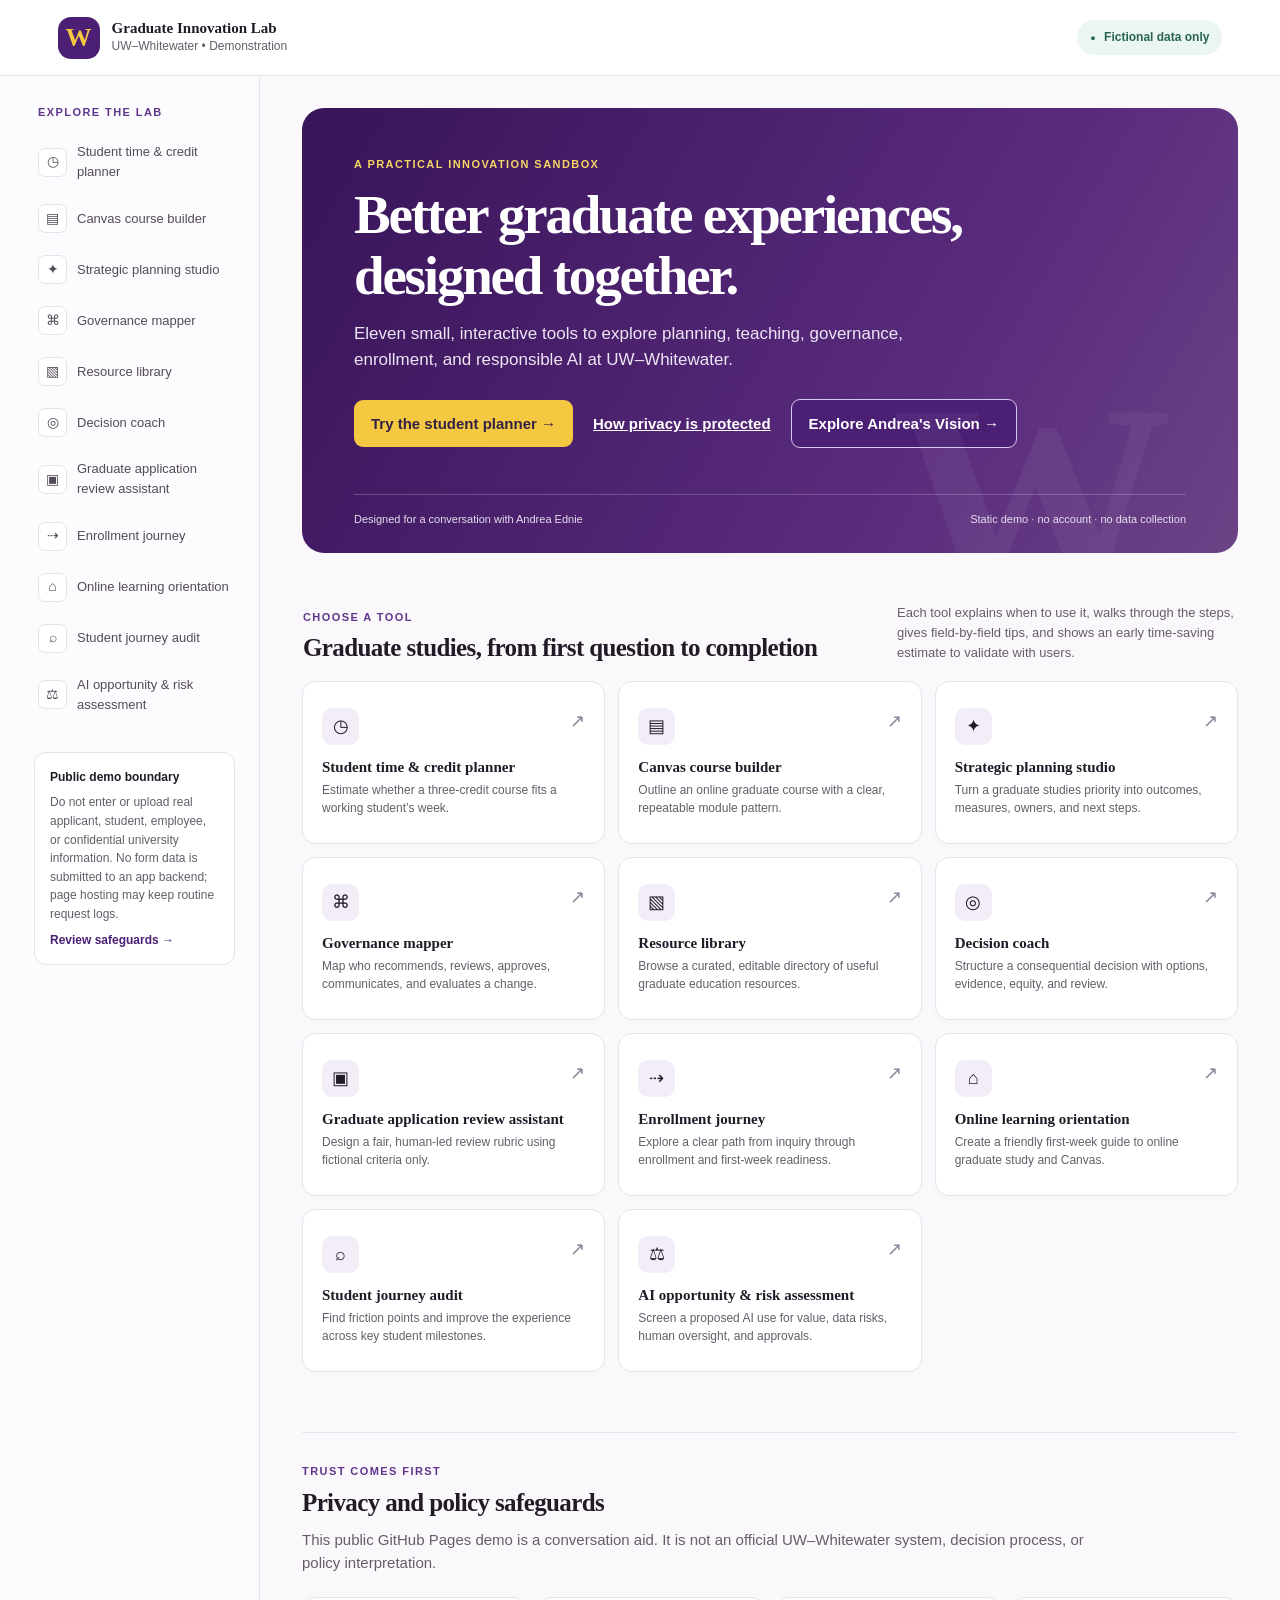
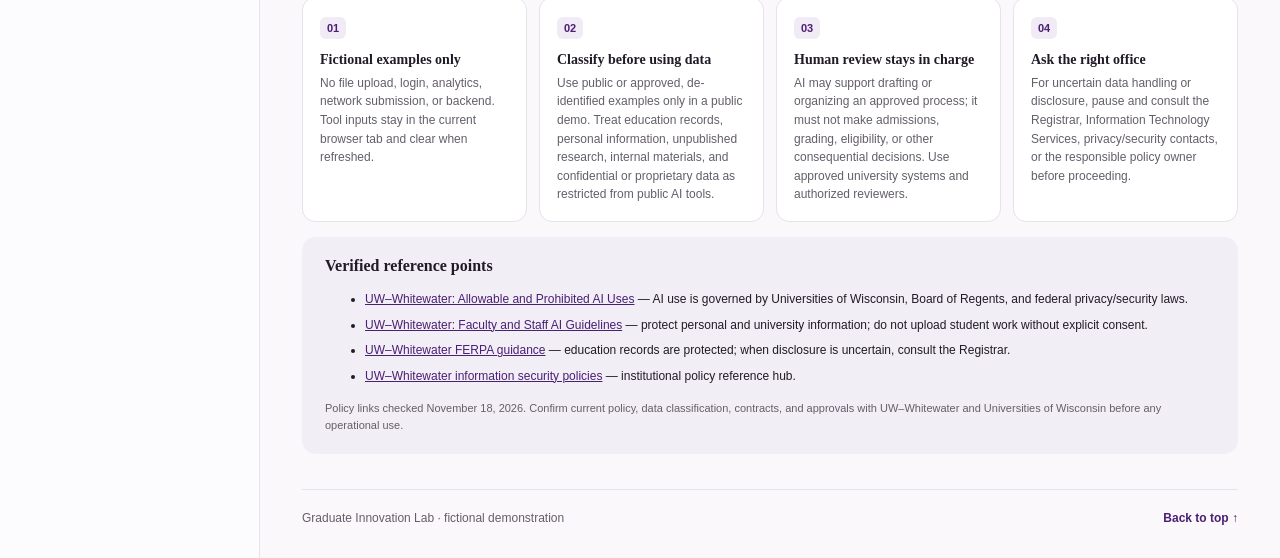
<file: index.html>
<!doctype html><html lang="en"><head>  <meta charset="utf-8"><meta name="viewport" content="width=device-width, initial-scale=1">  <meta name="theme-color" content="#4b1f74"><meta name="description" content="A fictional, privacy-first graduate education innovation lab demo for UW–Whitewater.">  <title>Graduate Innovation Lab | UW–Whitewater Demo</title><link rel="stylesheet" href="styles.css?v=20261119"></head><body><a class="skip" href="#main">Skip to main content</a><header class="topbar"><a class="brand" href="#home" aria-label="Graduate Innovation Lab home"><span class="brandmark" aria-hidden="true">W</span><span><b>Graduate Innovation Lab</b><small>UW–Whitewater • Demonstration</small></span></a><button id="menuButton" class="menu-button" aria-expanded="false" aria-controls="sidebar">Tools <span aria-hidden="true">☰</span></button><div class="privacy-pill"><span aria-hidden="true">●</span> Fictional data only</div></header><div class="shell"><aside id="sidebar" class="sidebar" aria-label="Lab tools"><div class="side-label">Explore the lab</div><nav id="toolNav"></nav><div class="sidebar-note"><strong>Public demo boundary</strong><p>Do not enter or upload real applicant, student, employee, or confidential university information. No form data is submitted to an app backend; page hosting may keep routine request logs.</p><a href="#safeguards">Review safeguards →</a></div></aside><main id="main" tabindex="-1"><section id="home" class="hero"><div class="eyebrow">A practical innovation sandbox</div><h1>Better graduate experiences, designed together.</h1><p>Eleven small, interactive tools to explore planning, teaching, governance, enrollment, and responsible AI at UW–Whitewater.</p><div class="hero-actions"><button class="primary" data-open="planner">Try the student planner <span aria-hidden="true">→</span></button><a class="text-link" href="#safeguards">How privacy is protected</a><a class="primary" style="background:#4b1f74;color:#fff;border:1px solid #d8c7ee;text-decoration:none" href="./vision/">Explore Andrea's Vision <span aria-hidden="true">→</span></a></div><div class="hero-foot"><span>Designed for a conversation with Andrea Ednie</span><span>Static demo · no account · no data collection</span></div></section><section class="section-head"><div><div class="eyebrow">Choose a tool</div><h2>Graduate studies, from first question to completion</h2></div><p>Each tool explains when to use it, walks through the steps, gives field-by-field tips, and shows an early time-saving estimate to validate with users.</p></section><section id="toolGrid" class="tool-grid" aria-label="Available tools"></section><section id="toolWorkspace" class="workspace" aria-live="polite" hidden></section><section id="safeguards" class="safeguards"><div class="eyebrow">Trust comes first</div><h2>Privacy and policy safeguards</h2><p class="lead">This public GitHub Pages demo is a conversation aid. It is not an official UW–Whitewater system, decision process, or policy interpretation.</p><div class="safeguard-grid"><article><span class="icon">01</span><h3>Fictional examples only</h3><p>No file upload, login, analytics, network submission, or backend. Tool inputs stay in the current browser tab and clear when refreshed.</p></article><article><span class="icon">02</span><h3>Classify before using data</h3><p>Use public or approved, de-identified examples only in a public demo. Treat education records, personal information, unpublished research, internal materials, and confidential or proprietary data as restricted from public AI tools.</p></article><article><span class="icon">03</span><h3>Human review stays in charge</h3><p>AI may support drafting or organizing an approved process; it must not make admissions, grading, eligibility, or other consequential decisions. Use approved university systems and authorized reviewers.</p></article><article><span class="icon">04</span><h3>Ask the right office</h3><p>For uncertain data handling or disclosure, pause and consult the Registrar, Information Technology Services, privacy/security contacts, or the responsible policy owner before proceeding.</p></article></div><div class="policy-box"><h3>Verified reference points</h3><ul><li><a href="https://www.uww.edu/ai/allowable-and-prohibited-uses" target="_blank" rel="noreferrer">UW–Whitewater: Allowable and Prohibited AI Uses</a> — AI use is governed by Universities of Wisconsin, Board of Regents, and federal privacy/security laws.</li><li><a href="https://www.uww.edu/ai/guidelines/faculty-and-staff-guidelines" target="_blank" rel="noreferrer">UW–Whitewater: Faculty and Staff AI Guidelines</a> — protect personal and university information; do not upload student work without explicit consent.</li><li><a href="https://www.uww.edu/registrar/ferpa" target="_blank" rel="noreferrer">UW–Whitewater FERPA guidance</a> — education records are protected; when disclosure is uncertain, consult the Registrar.</li><li><a href="https://www.uww.edu/policies/policies-by-category/information-security-policies" target="_blank" rel="noreferrer">UW–Whitewater information security policies</a> — institutional policy reference hub.</li></ul><p class="fineprint">Policy links checked November 18, 2026. Confirm current policy, data classification, contracts, and approvals with UW–Whitewater and Universities of Wisconsin before any operational use.</p></div></section><footer><span>Graduate Innovation Lab · fictional demonstration</span><a href="#home">Back to top ↑</a></footer></main></div><div id="toast" role="status" aria-live="polite"></div><script src="app.js"></script></body></html>
</file>
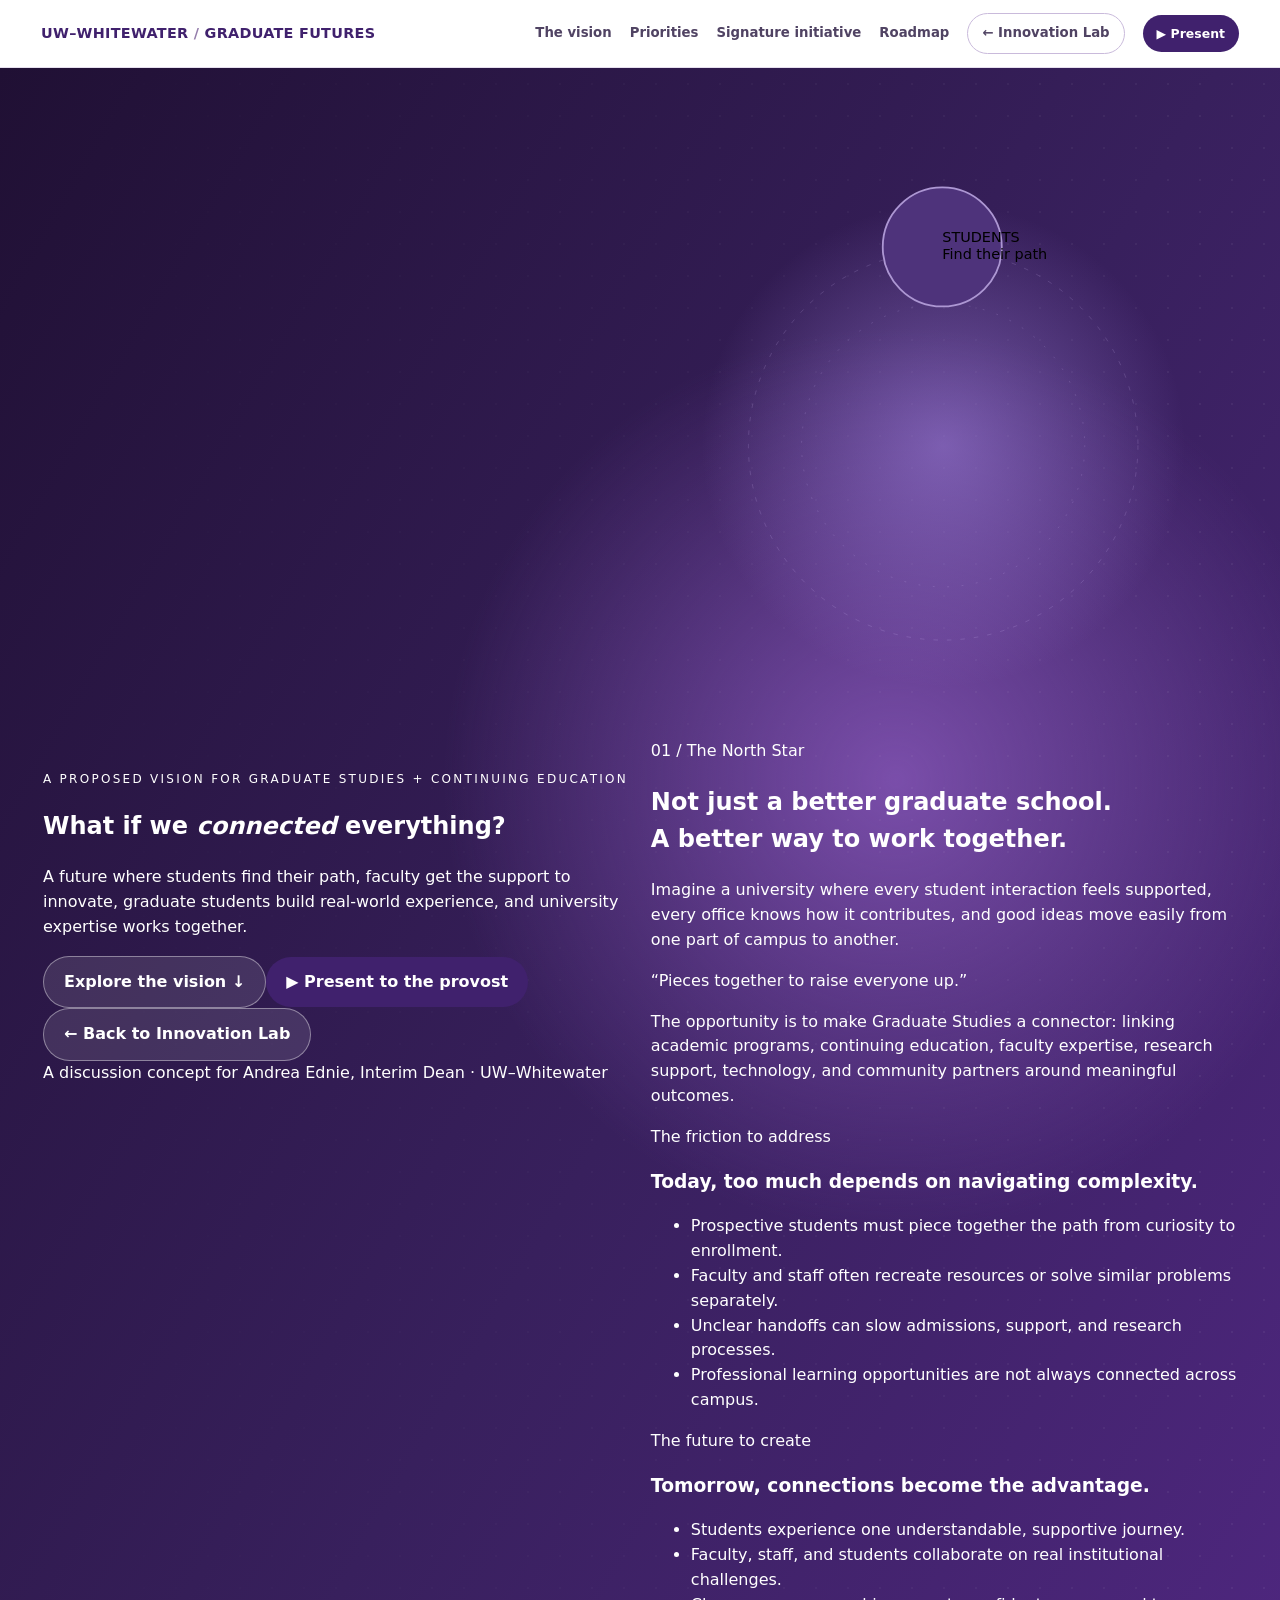
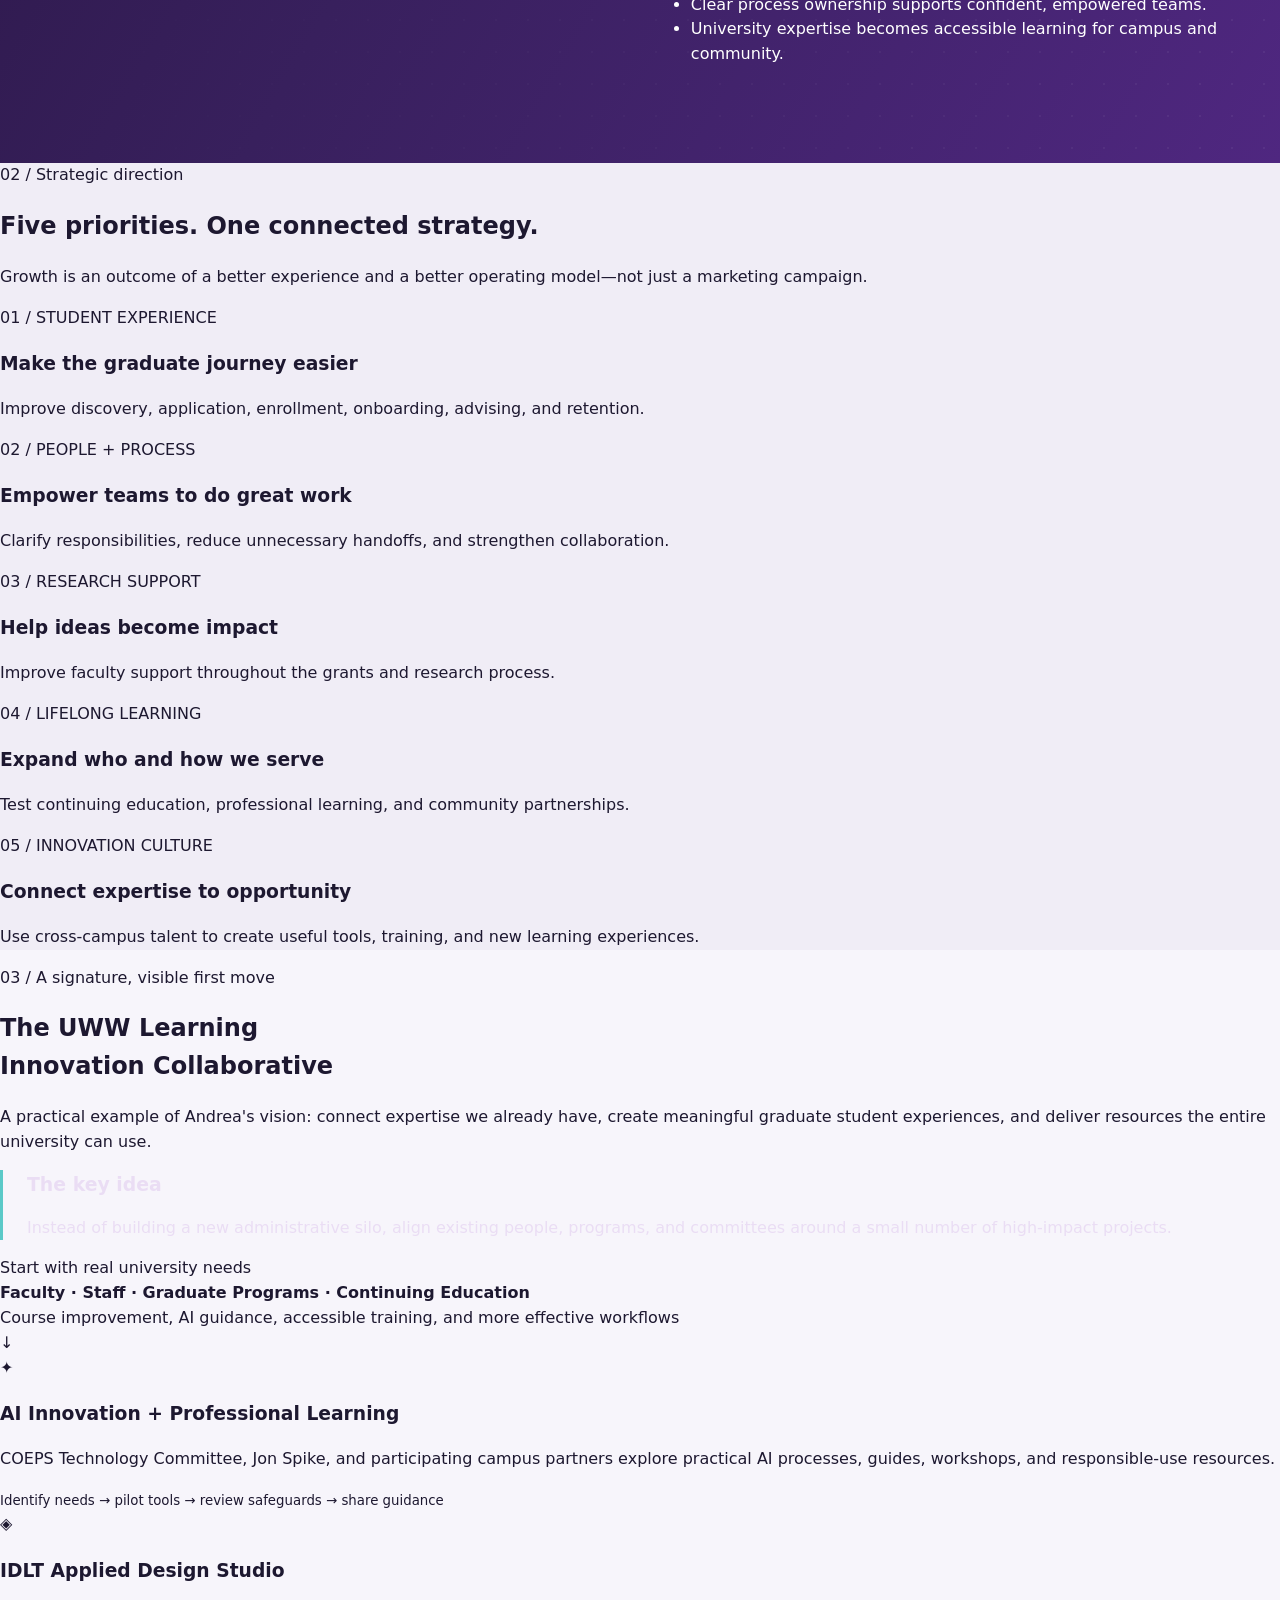
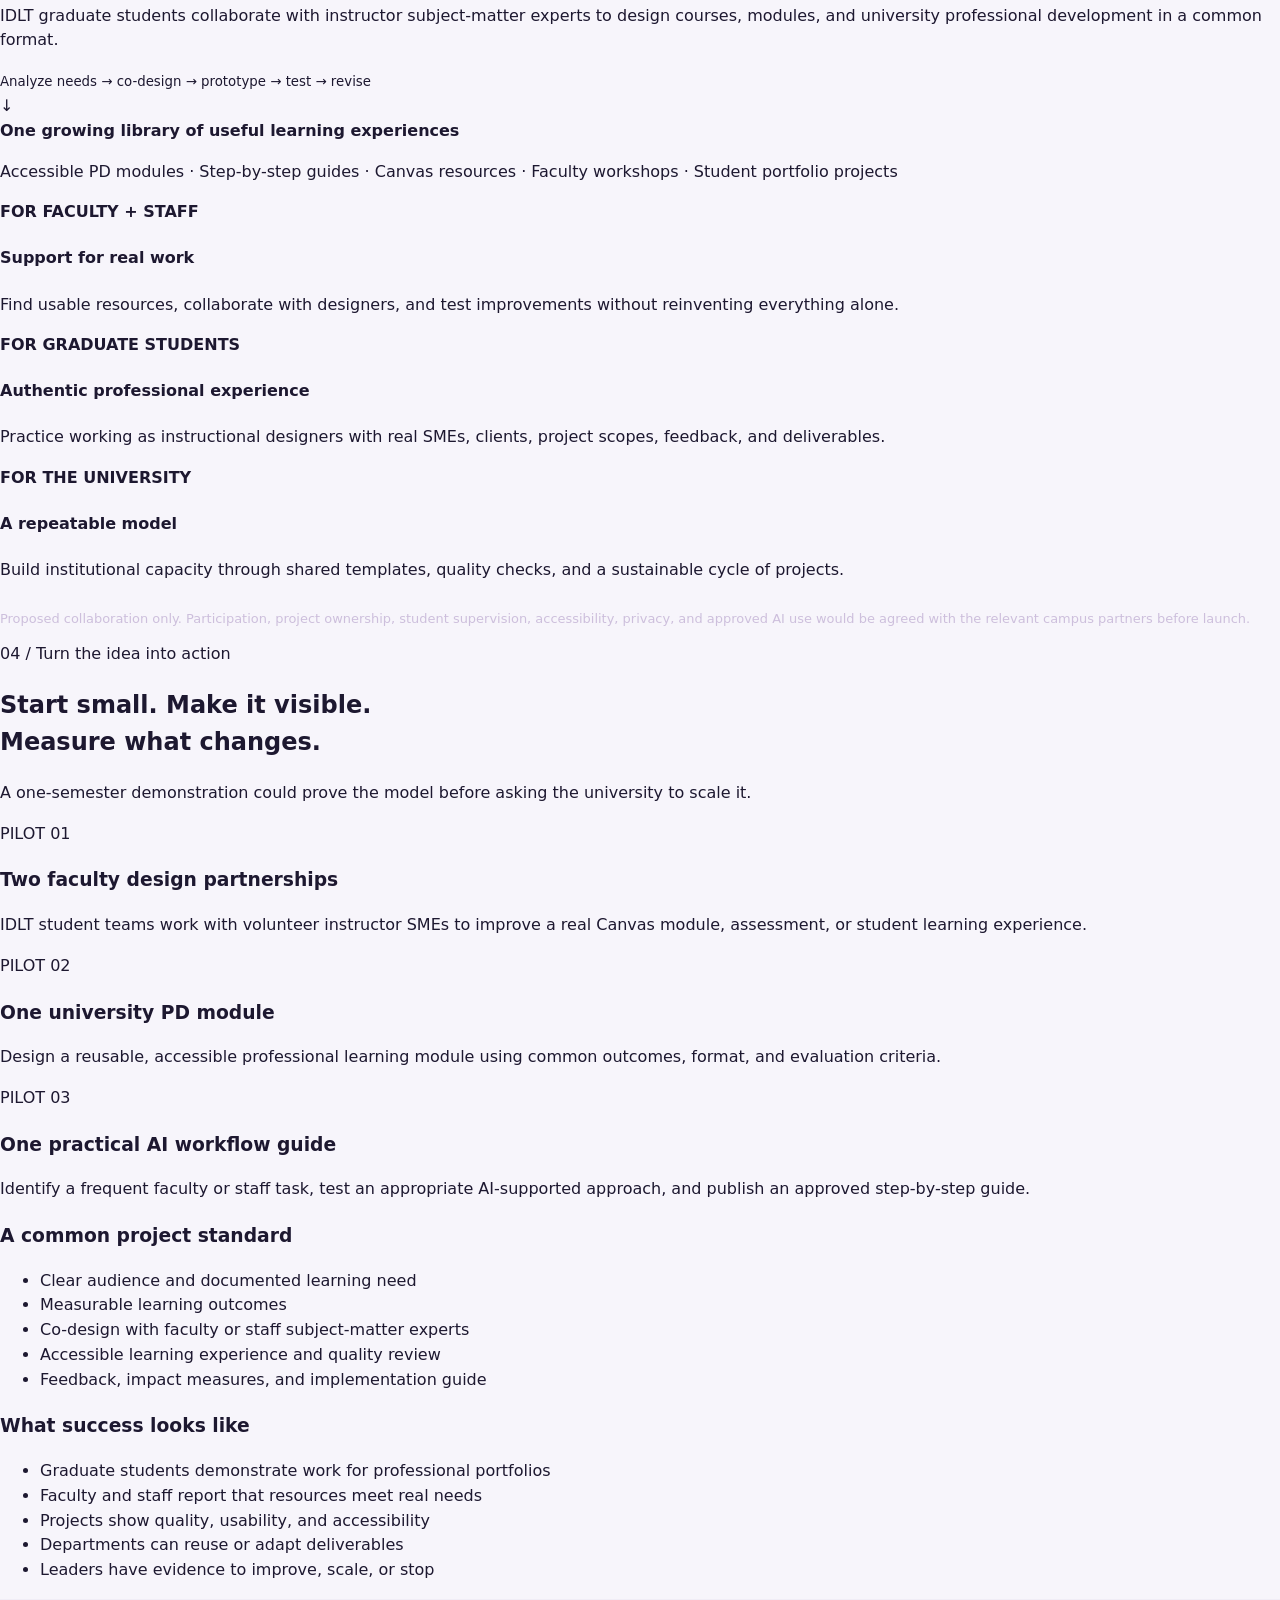
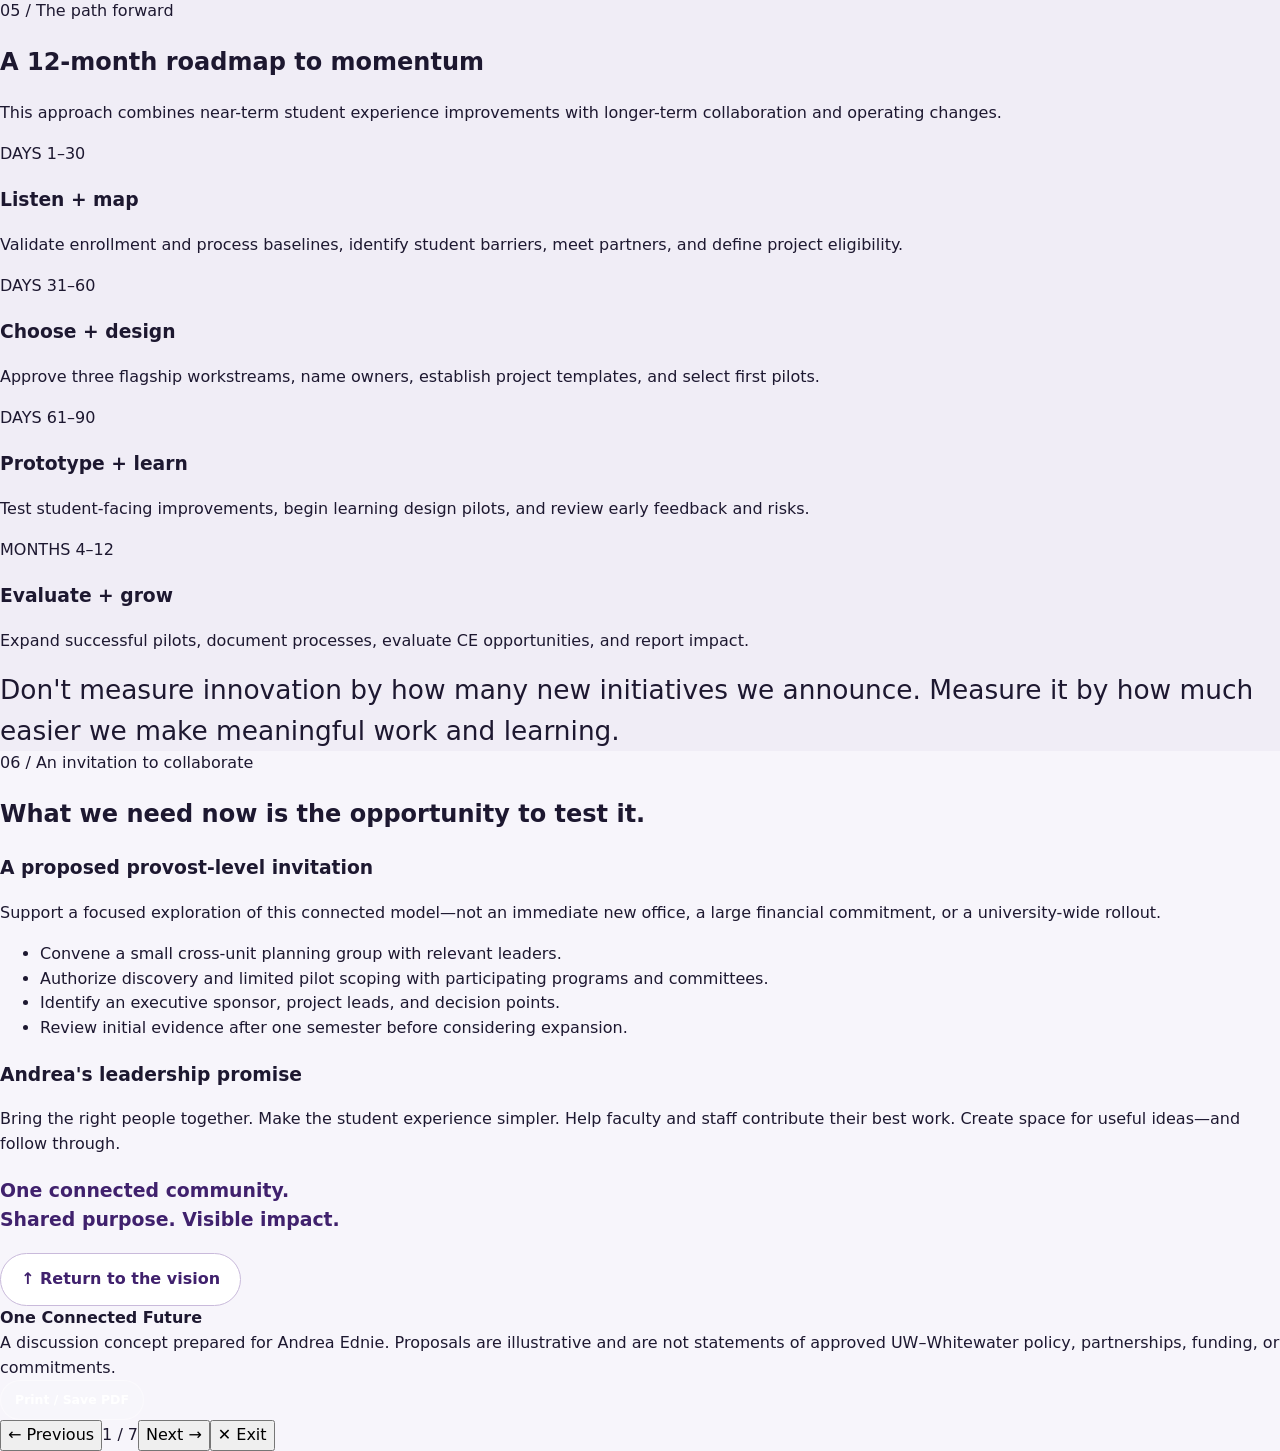
<file: vision/index.html>
<!doctype html><html lang="en"><head><meta charset="utf-8"><meta name="viewport" content="width=device-width, initial-scale=1"><meta name="description" content="A connected future for graduate studies and continuing education at UW–Whitewater — an aspirational vision for discussion."><title>One Connected Future | Graduate Studies at UW–Whitewater</title><style>:root{--purple:#40216d;--purple2:#6844a3;--lav:#d8c7ff;--ink:#1d1830;--muted:#665f73;--bg:#f7f5fb;--white:#fff;--border:#e6e0ee;--teal:#168f95;--font:system-ui,-apple-system,BlinkMacSystemFont,"Segoe UI",sans-serif}*{box-sizing:border-box}html{scroll-behavior:smooth}body{margin:0;color:var(--ink);font-family:var(--font);background:var(--bg);line-height:1.55}button,a{font:inherit}a{color:inherit}button{cursor:pointer}button:focus-visible,a:focus-visible{outline:3px solid #1b9ca2;outline-offset:4px}nav{position:sticky;top:0;z-index:20;background:#ffffffee;backdrop-filter:blur(15px);border-bottom:1px solid var(--border)}.nav-in{max-width:1250px;margin:auto;padding:13px 26px;display:flex;align-items:center;gap:22px}.logo{font-weight:850;letter-spacing:.02em;font-size:.9rem;color:var(--purple);white-space:nowrap}.navlinks{margin-left:auto;display:flex;gap:18px;align-items:center}.navlinks a{text-decoration:none;font-size:.83rem;font-weight:700;color:#504363}.navlinks a:hover{color:var(--teal)}.btn{display:inline-flex;align-items:center;justify-content:center;gap:9px;border:0;border-radius:999px;padding:13px 20px;font-weight:750;text-decoration:none;transition:transform .18s,background .18s}.btn:hover{transform:translateY(-2px)}.btn-primary{color:white;background:var(--purple)}.btn-outline{color:var(--purple);border:1px solid #c9badb;background:white}.btn-ghost{background:#ffffff1c;border:1px solid #ffffff65;color:white}.tiny{padding:9px 14px;font-size:.78rem}.hero{color:white;min-height:min(800px,90vh);position:relative;overflow:hidden;background:radial-gradient(circle at 70% 42%,#7a4eaa 0,transparent 34%),linear-gradient(120deg,#201034 0%,#38205d 54%,#4f2780 100%)}.hero:before{content:"";position:absolute;inset:0;background-image:radial-gradient(#ffffff55 1px,transparent 1px);background-size:32px 32px;opacity:.16;mask-image:linear-gradient(90deg,transparent,#000)}.hero-in{max-width:1250px;margin:auto;min-height:730px;padding:105px 28px 80px;display:grid;grid-template-columns:1.02fr 1fr;align-items:center;gap:10px;position:relative}.eyebrow{text-transform:uppercase;letter-spacing:.19em;font-size:.75rem;fo</style></head><body><nav aria-label="Main navigation"><div class="nav-in"><div class="logo">UW–WHITEWATER <span style="color:#947dab">/</span> GRADUATE FUTURES</div><div class="navlinks"><a href="#vision">The vision</a><a href="#priorities">Priorities</a><a href="#collaborative">Signature initiative</a><a href="#roadmap">Roadmap</a><a class="btn btn-outline tiny" href="../">← Innovation Lab</a><button class="btn btn-primary tiny" id="presentTop">▶ Present</button></div></div></nav><main><section id="opening" class="hero slide"><div class="hero-in"><div><div class="eyebrow">A proposed vision for graduate studies + continuing education</div><h1>What if we <em>connected</em> everything?</h1><p>A future where students find their path, faculty get the support to innovate, graduate students build real-world experience, and university expertise works together.</p><div class="hero-actions"><a class="btn btn-ghost" href="#vision">Explore the vision ↓</a><button class="btn btn-primary" id="presentHero">▶ Present to the provost</button><a class="btn btn-ghost" href="../">← Back to Innovation Lab</a></div><div class="micro">A discussion concept for Andrea Ednie, Interim Dean · UW–Whitewater</div></div><div class="graphic" role="img" aria-label="Animated diagram of graduate studies at the center of interconnected university groups: students, faculty, research, continuing education, alumni, and community."><svg viewBox="0 0 650 620" aria-hidden="true"><defs><radialGradient id="halo"><stop offset="0" stop-color="#a787e6" stop-opacity=".55"/><stop offset="1" stop-color="#a787e6" stop-opacity="0"/></radialGradient><linearGradient id="core" x1="0" x2="1" y1="0" y2="1"><stop stop-color="#8461b7"/><stop offset="1" stop-color="#40236b"/></linearGradient></defs><circle cx="324" cy="302" r="268" fill="url(#halo)" class="glow"/><g class="orbit" fill="none" stroke="#d8c5ff" stroke-opacity=".19"><circle cx="324" cy="302" r="216" stroke-dasharray="5 10"/><circle cx="324" cy="302" r="157" stroke-dasharray="2 14"/></g><g fill="none"><path class="linkpath hot" d="M324 302 L323 82"/><path class="linkpath" d="M324 302 L535 165"/><path class="linkpath hot" d="M324 302 L544 372"/><path class="linkpath" d="M324 302 L410 525"/><path class="linkpath hot" d="M324 302 L167 483"/><path class="linkpath" d="M324 302 L96 211"/><path class="linkpath" d="M323 82 Q465 45 535 165"/><path class="linkpath" d="M544 372 Q530 468 410 525"/><path class="linkpath" d="M167 483 Q70 397 96 211"/></g><g class="orb"><circle cx="323" cy="82" r="66" fill="#4e337b" stroke="#ad97d3" stroke-width="2"/><text class="node-label" x="323" y="77">STUDENTS</text><text class="node-sub" x="323" y="95">Find their path<section id="vision" class="slide"><div class="wrap"><div class="section-label reveal">01 / The North Star</div><h2 class="section-title reveal">Not just a better graduate school.<br>A better way to work together.</h2><p class="lede reveal">Imagine a university where every student interaction feels supported, every office knows how it contributes, and good ideas move easily from one part of campus to another.</p><div class="quote reveal">“Pieces together to raise everyone up.”</div><p class="lede reveal">The opportunity is to make Graduate Studies a connector: linking academic programs, continuing education, faculty expertise, research support, technology, and community partners around meaningful outcomes.</p><div class="split reveal"><div class="panel"><span class="flag">The friction to address</span><h3 style="margin-top:17px">Today, too much depends on navigating complexity.</h3><ul><li>Prospective students must piece together the path from curiosity to enrollment.</li><li>Faculty and staff often recreate resources or solve similar problems separately.</li><li>Unclear handoffs can slow admissions, support, and research processes.</li><li>Professional learning opportunities are not always connected across campus.</li></ul></div><div class="panel future"><span class="flag">The future to create</span><h3 style="margin-top:17px">Tomorrow, connections become the advantage.</h3><ul><li>Students experience one understandable, supportive journey.</li><li>Faculty, staff, and students collaborate on real institutional challenges.</li><li>Clear process ownership supports confident, empowered teams.</li><li>University expertise becomes accessible learning for campus and community.</li></ul></div></div></div></section><section id="priorities" class="slide" style="background:#f0edf6"><div class="wrap"><div class="section-label reveal">02 / Strategic direction</div><h2 class="section-title reveal">Five priorities. One connected strategy.</h2><p class="lede reveal">Growth is an outcome of a better experience and a better operating model—not just a marketing campaign.</p><div class="pillars"><article class="pillar reveal"><div class="num">01 / STUDENT EXPERIENCE</div><h3>Make the graduate journey easier</h3><p>Improve discovery, application, enrollment, onboarding, advising, and retention.</p></article><article class="pillar reveal"><div class="num">02 / PEOPLE + PROCESS</div><h3>Empower teams to do great work</h3><p>Clarify responsibilities, reduce unnecessary handoffs, and strengthen collaboration.</p></article><article class="pillar reveal"><div class="num">03 / RESEARCH SUPPORT</div><h3>Help ideas become impact</h3><p>Improve faculty support throughout the grants and research process.</p></article><article class="pillar reveal"><div class="num">04 / LIFELONG LEARNING</div><h3>Expand who and how we serve</h3><p>Test continuing education, professional learning, and community partnerships.</p></article><article class="pillar reveal"><div class="num">05 / INNOVATION CULTURE</div><h3>Connect expertise to opportunity</h3><p>Use cross-campus talent to create useful tools, training, and new learning experiences.</p></article></div></div></section><section id="collaborative" class="slide dark"><div class="wrap"><div class="innovation-head"><div><div class="section-label reveal">03 / A signature, visible first move</div><h2 class="section-title reveal">The UWW Learning<br>Innovation Collaborative</h2><p class="lede reveal">A practical example of Andrea's vision: connect expertise we already have, create meaningful graduate student experiences, and deliver resources the entire university can use.</p></div><div class="reveal" style="border-left:3px solid #5bc9c8;padding-left:24px;color:#eaddf4"><strong style="font-size:1.18rem">The key idea</strong><p>Instead of building a new administrative silo, align existing people, programs, and committees around a small number of high-impact projects.</p></div></div><div class="diagram reveal" aria-label="Flow from university needs through two complementary collaborative pathways to shared learning resources"><div class="diagram-cap">Start with real university needs</div><div class="needs"><b>Faculty · Staff · Graduate Programs · Continuing Education</b><div>Course improvement, AI guidance, accessible training, and more effective workflows</div></div><div class="down" aria-hidden="true">↓</div><div class="arms"><div class="arm"><div class="icon" aria-hidden="true">✦</div><h3>AI Innovation + Professional Learning</h3><p>COEPS Technology Committee, Jon Spike, and participating campus partners explore practical AI processes, guides, workshops, and responsible-use resources.</p><small>Identify needs → pilot tools → review safeguards → share guidance</small></div><div class="arm"><div class="icon" aria-hidden="true">◈</div><h3>IDLT Applied Design Studio</h3><p>IDLT graduate students collaborate with instructor subject-matter experts to design courses, modules, and university professional development in a common format.</p><small>Analyze needs → co-design → prototype → test → revise</small></div></div><div class="down" aria-hidden="true">↓</div><div class="output"><b>One growing library of useful learning experiences</b><p>Accessible PD modules · Step-by-step guides · Canvas resources · Faculty workshops · Student portfolio projects</p></div></div><div class="how"><div class="block reveal"><b>FOR FACULTY + STAFF</b><h4>Support for real work</h4><p>Find usable resources, collaborate with designers, and test improvements without reinventing everything alone.</p></div><div class="block reveal"><b>FOR GRADUATE STUDENTS</b><h4>Authentic professional experience</h4><p>Practice working as instructional designers with real SMEs, clients, project scopes, feedback, and deliverables.</p></div><div class="block reveal"><b>FOR THE UNIVERSITY</b><h4>A repeatable model</h4><p>Build institutional capacity through shared templates, quality checks, and a sustainable cycle of projects.</p></div></div><p style="font-size:.81rem;color:#cdbfdc;margin-top:26px">Proposed collaboration only. Participation, project ownership, student supervision, accessibility, privacy, and approved AI use would be agreed with the relevant campus partners before launch.</p></div></section><section id="pilot" class="slide"><div class="wrap"><div class="section-label reveal">04 / Turn the idea into action</div><h2 class="section-title reveal">Start small. Make it visible.<br>Measure what changes.</h2><p class="lede reveal">A one-semester demonstration could prove the model before asking the university to scale it.</p><div class="pillars" style="grid-template-columns:repeat(3,1fr)"><article class="pillar reveal"><span class="num">PILOT 01</span><h3>Two faculty design partnerships</h3><p>IDLT student teams work with volunteer instructor SMEs to improve a real Canvas module, assessment, or student learning experience.</p></article><article class="pillar reveal"><span class="num">PILOT 02</span><h3>One university PD module</h3><p>Design a reusable, accessible professional learning module using common outcomes, format, and evaluation criteria.</p></article><article class="pillar reveal"><span class="num">PILOT 03</span><h3>One practical AI workflow guide</h3><p>Identify a frequent faculty or staff task, test an appropriate AI-supported approach, and publish an approved step-by-step guide.</p></article></div><div class="split reveal"><div class="panel"><h3>A common project standard</h3><ul><li>Clear audience and documented learning need</li><li>Measurable learning outcomes</li><li>Co-design with faculty or staff subject-matter experts</li><li>Accessible learning experience and quality review</li><li>Feedback, impact measures, and implementation guide</li></ul></div><div class="panel"><h3>What success looks like</h3><ul><li>Graduate students demonstrate work for professional portfolios</li><li>Faculty and staff report that resources meet real needs</li><li>Projects show quality, usability, and accessibility</li><li>Departments can reuse or adapt deliverables</li><li>Leaders have evidence to improve, scale, or stop</li></ul></div></div></div></section><section id="roadmap" class="slide" style="background:#f0edf6"><div class="wrap"><div class="section-label reveal">05 / The path forward</div><h2 class="section-title reveal">A 12-month roadmap to momentum</h2><p class="lede reveal">This approach combines near-term student experience improvements with longer-term collaboration and operating changes.</p><div class="road"><article class="road-card reveal"><div class="when">DAYS 1–30</div><h3>Listen + map</h3><p>Validate enrollment and process baselines, identify student barriers, meet partners, and define project eligibility.</p></article><article class="road-card reveal"><div class="when">DAYS 31–60</div><h3>Choose + design</h3><p>Approve three flagship workstreams, name owners, establish project templates, and select first pilots.</p></article><article class="road-card reveal"><div class="when">DAYS 61–90</div><h3>Prototype + learn</h3><p>Test student-facing improvements, begin learning design pilots, and review early feedback and risks.</p></article><article class="road-card reveal"><div class="when">MONTHS 4–12</div><h3>Evaluate + grow</h3><p>Expand successful pilots, document processes, evaluate CE opportunities, and report impact.</p></article></div><div class="quote reveal" style="font-size:1.65rem">Don't measure innovation by how many new initiatives we announce. Measure it by how much easier we make meaningful work and learning.</div></div></section><section id="ask" class="slide actions"><div class="wrap"><div class="section-label reveal">06 / An invitation to collaborate</div><h2 class="section-title reveal">What we need now is the opportunity to test it.</h2><div class="action-grid"><div class="ask reveal"><h3>A proposed provost-level invitation</h3><p>Support a focused exploration of this connected model—not an immediate new office, a large financial commitment, or a university-wide rollout.</p><ul><li>Convene a small cross-unit planning group with relevant leaders.</li><li>Authorize discovery and limited pilot scoping with participating programs and committees.</li><li>Identify an executive sponsor, project leads, and decision points.</li><li>Review initial evidence after one semester before considering expansion.</li></ul></div><div class="aside reveal"><h3>Andrea's leadership promise</h3><p>Bring the right people together. Make the student experience simpler. Help faculty and staff contribute their best work. Create space for useful ideas—and follow through.</p><p style="font-weight:800;color:#40216d;font-size:1.18rem">One connected community.<br>Shared purpose. Visible impact.</p><a href="#opening" class="btn btn-outline">↑ Return to the vision</a></div></div></div></section></main><footer class="footer"><div class="footer-in"><div><strong>One Connected Future</strong><div class="disclaimer">A discussion concept prepared for Andrea Ednie. Proposals are illustrative and are not statements of approved UW–Whitewater policy, partnerships, funding, or commitments.</div></div><button id="printBtn" class="btn btn-ghost tiny">Print / Save PDF</button></div></footer><div class="present-bar" role="toolbar" aria-label="Presentation controls"><button id="prev" aria-label="Previous slide">← Previous</button><span id="counter">1 / 7</span><button id="next" aria-label="Next slide">Next →</button><button id="exit" aria-label="Exit presentation">✕ Exit</button></div><script>(()=>{'use strict';const slides=[...document.querySelectorAll('.slide')];const counter=document.getElementById('counter');let current=0;const obs=new IntersectionObserver(entries=>entries.forEach(e=>{if(e.isIntersecting)e.target.classList.add('show')}),{threshold:.12});document.querySelectorAll('.reveal').forEach(el=>obs.observe(el));function show(i){current=Math.max(0,Math.min(slides.length-1,i));slides[current].scrollIntoView({behavior:'smooth',block:'start'});counter.textContent=(current+1)+' / '+slides.length}function present(){document.body.classList.add('presenting');show(0)}function exit(){document.body.classList.remove('presenting');slides[current].scrollIntoView({behavior:'smooth'})}document.getElementById('presentHero').addEventListener('click',present);document.getElementById('presentTop').addEventListener('click',present);document.getElementById('prev').addEventListener('click',()=>show(current-1));document.getElementById('next').addEventListener('click',()=>show(current+1));document.getElementById('exit').addEventListener('click',exit);document.getElementById('printBtn').addEventListener('click',()=>window.print());window.addEventListener('keydown',e=>{if(!document.body.classList.contains('presenting'))return;if(['ArrowRight','PageDown',' '].includes(e.key)){e.preventDefault();show(current+1)}if(['ArrowLeft','PageUp'].includes(e.key)){e.preventDefault();show(current-1)}if(e.key==='Escape')exit()});})();</script><style media="print">nav,.present-bar,.footer button,.hero-actions,.scrollcue{display:none!important}body,.hero,.dark,.actions{print-color-adjust:exact;-webkit-print-color-adjust:exact}.hero{min-height:auto}.hero-in{min-height:650px}.wrap{padding:45px 24px}.reveal{opacity:1!important;transform:none!important}section{break-inside:avoid}h2{break-after:avoid}.pillar,.panel,.arm,.road-card{break-inside:avoid}</style></body></html>
</file>
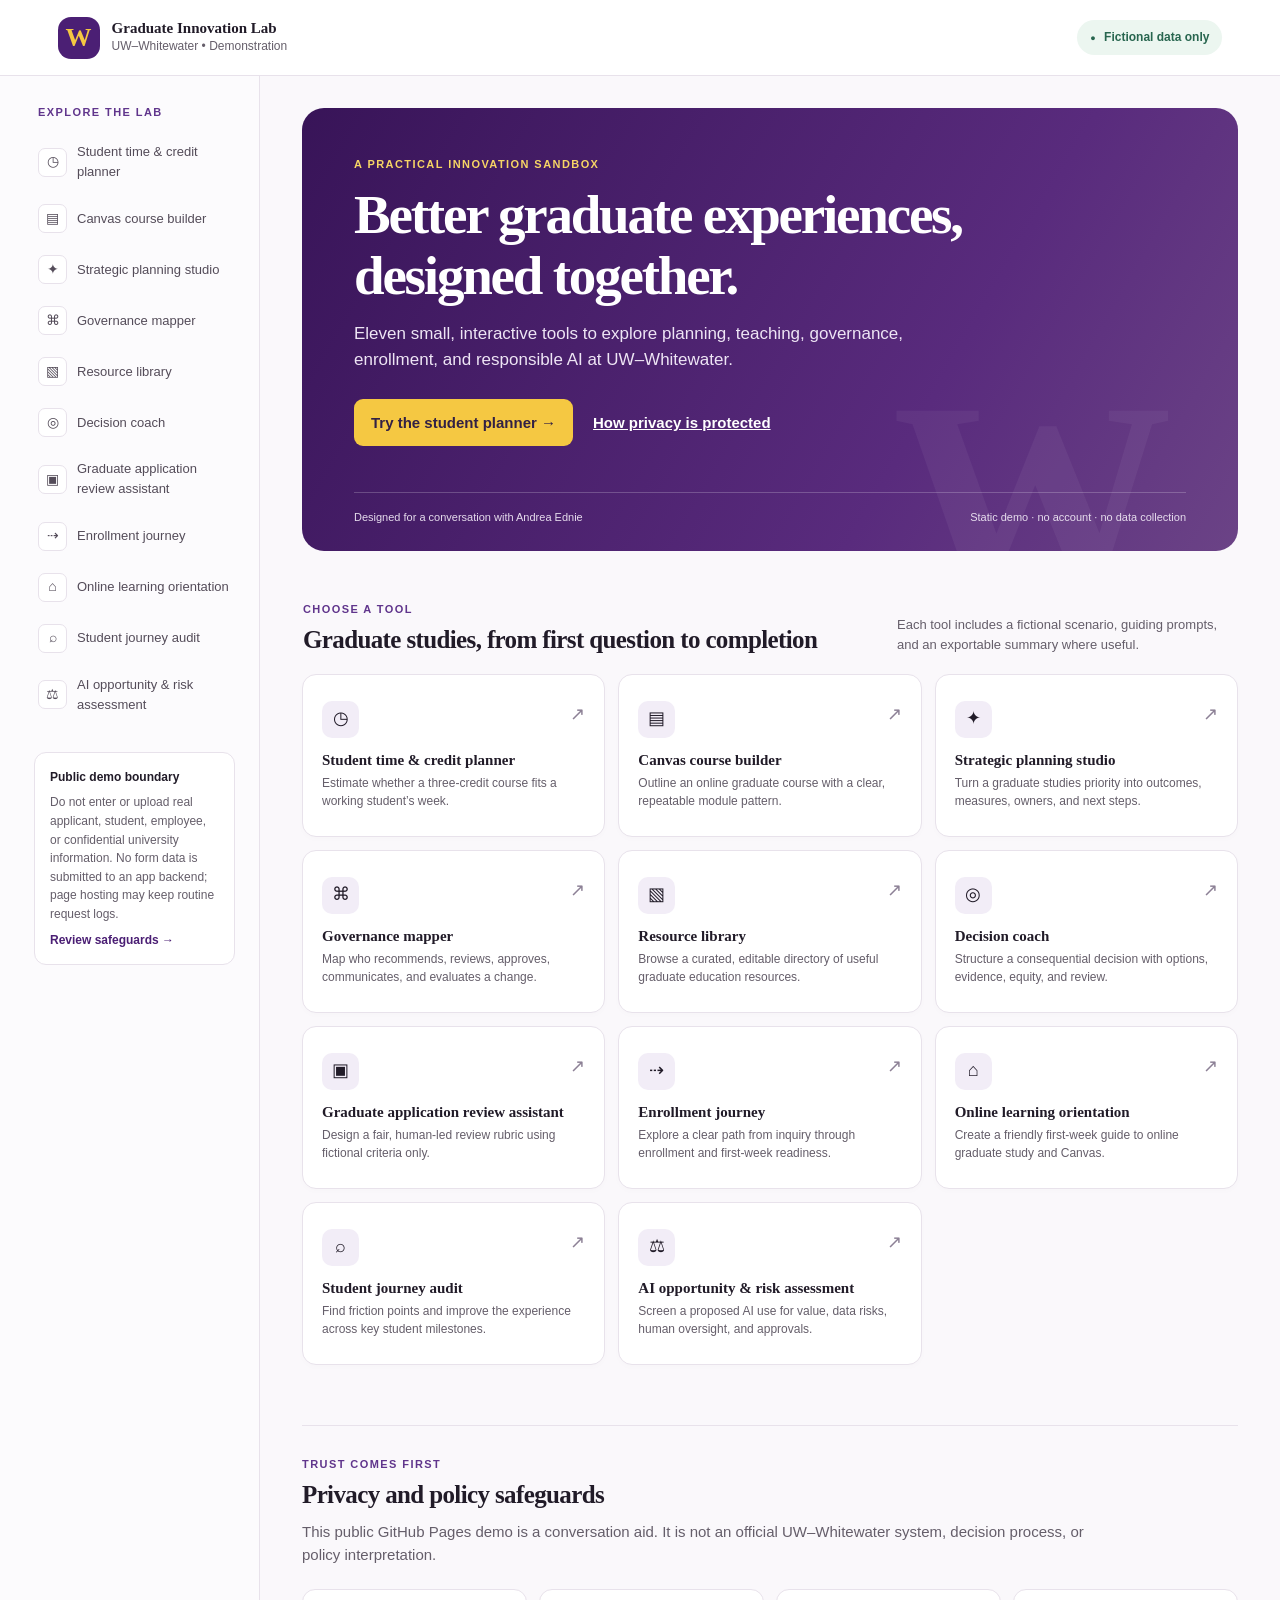
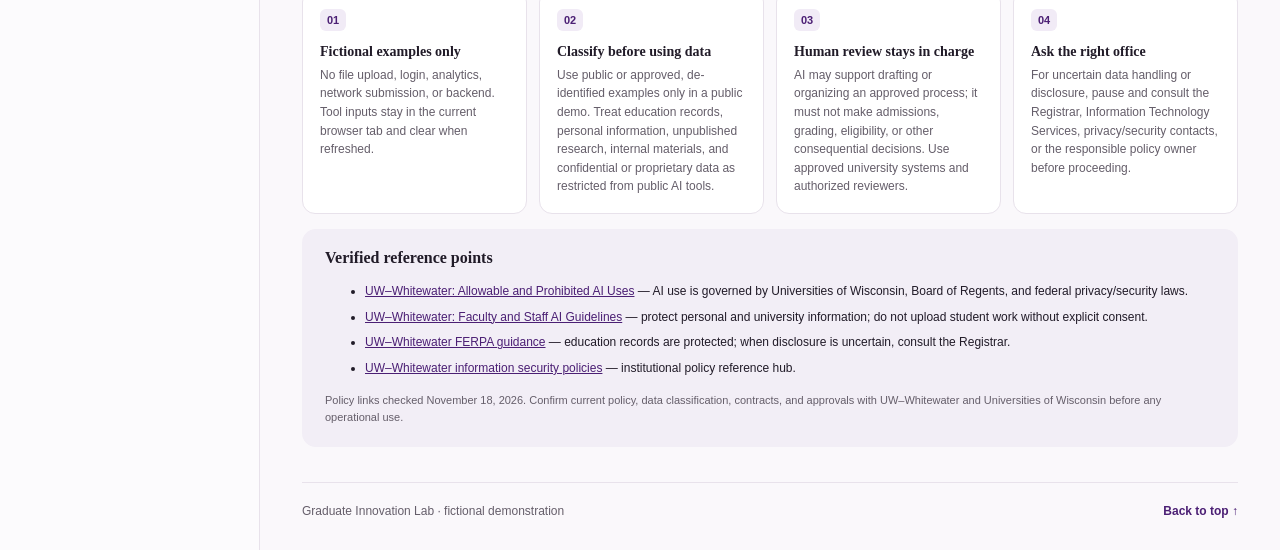
<file: index (2).html>
<!doctype html>
<html lang="en">
<head>
  <meta charset="utf-8"><meta name="viewport" content="width=device-width, initial-scale=1">
  <meta name="theme-color" content="#4b1f74"><meta name="description" content="A fictional, privacy-first graduate education innovation lab demo for UW–Whitewater.">
  <title>Graduate Innovation Lab | UW–Whitewater Demo</title><link rel="stylesheet" href="styles.css">
</head>
<body>
<a class="skip" href="#main">Skip to main content</a>
<header class="topbar"><a class="brand" href="#home" aria-label="Graduate Innovation Lab home"><span class="brandmark" aria-hidden="true">W</span><span><b>Graduate Innovation Lab</b><small>UW–Whitewater • Demonstration</small></span></a><button id="menuButton" class="menu-button" aria-expanded="false" aria-controls="sidebar">Tools <span aria-hidden="true">☰</span></button><div class="privacy-pill"><span aria-hidden="true">●</span> Fictional data only</div></header>
<div class="shell"><aside id="sidebar" class="sidebar" aria-label="Lab tools"><div class="side-label">Explore the lab</div><nav id="toolNav"></nav><div class="sidebar-note"><strong>Public demo boundary</strong><p>Do not enter or upload real applicant, student, employee, or confidential university information. No form data is submitted to an app backend; page hosting may keep routine request logs.</p><a href="#safeguards">Review safeguards →</a></div></aside>
<main id="main" tabindex="-1"><section id="home" class="hero"><div class="eyebrow">A practical innovation sandbox</div><h1>Better graduate experiences, designed together.</h1><p>Eleven small, interactive tools to explore planning, teaching, governance, enrollment, and responsible AI at UW–Whitewater.</p><div class="hero-actions"><button class="primary" data-open="planner">Try the student planner <span aria-hidden="true">→</span></button><a class="text-link" href="#safeguards">How privacy is protected</a></div><div class="hero-foot"><span>Designed for a conversation with Andrea Ednie</span><span>Static demo · no account · no data collection</span></div></section>
<section class="section-head"><div><div class="eyebrow">Choose a tool</div><h2>Graduate studies, from first question to completion</h2></div><p>Each tool includes a fictional scenario, guiding prompts, and an exportable summary where useful.</p></section>
<section id="toolGrid" class="tool-grid" aria-label="Available tools"></section>
<section id="toolWorkspace" class="workspace" aria-live="polite" hidden></section>
<section id="safeguards" class="safeguards"><div class="eyebrow">Trust comes first</div><h2>Privacy and policy safeguards</h2><p class="lead">This public GitHub Pages demo is a conversation aid. It is not an official UW–Whitewater system, decision process, or policy interpretation.</p><div class="safeguard-grid"><article><span class="icon">01</span><h3>Fictional examples only</h3><p>No file upload, login, analytics, network submission, or backend. Tool inputs stay in the current browser tab and clear when refreshed.</p></article><article><span class="icon">02</span><h3>Classify before using data</h3><p>Use public or approved, de-identified examples only in a public demo. Treat education records, personal information, unpublished research, internal materials, and confidential or proprietary data as restricted from public AI tools.</p></article><article><span class="icon">03</span><h3>Human review stays in charge</h3><p>AI may support drafting or organizing an approved process; it must not make admissions, grading, eligibility, or other consequential decisions. Use approved university systems and authorized reviewers.</p></article><article><span class="icon">04</span><h3>Ask the right office</h3><p>For uncertain data handling or disclosure, pause and consult the Registrar, Information Technology Services, privacy/security contacts, or the responsible policy owner before proceeding.</p></article></div><div class="policy-box"><h3>Verified reference points</h3><ul><li><a href="https://www.uww.edu/ai/allowable-and-prohibited-uses" target="_blank" rel="noreferrer">UW–Whitewater: Allowable and Prohibited AI Uses</a> — AI use is governed by Universities of Wisconsin, Board of Regents, and federal privacy/security laws.</li><li><a href="https://www.uww.edu/ai/guidelines/faculty-and-staff-guidelines" target="_blank" rel="noreferrer">UW–Whitewater: Faculty and Staff AI Guidelines</a> — protect personal and university information; do not upload student work without explicit consent.</li><li><a href="https://www.uww.edu/registrar/ferpa" target="_blank" rel="noreferrer">UW–Whitewater FERPA guidance</a> — education records are protected; when disclosure is uncertain, consult the Registrar.</li><li><a href="https://www.uww.edu/policies/policies-by-category/information-security-policies" target="_blank" rel="noreferrer">UW–Whitewater information security policies</a> — institutional policy reference hub.</li></ul><p class="fineprint">Policy links checked November 18, 2026. Confirm current policy, data classification, contracts, and approvals with UW–Whitewater and Universities of Wisconsin before any operational use.</p></div></section>
<footer><span>Graduate Innovation Lab · fictional demonstration</span><a href="#home">Back to top ↑</a></footer></main></div><div id="toast" role="status" aria-live="polite"></div><script src="app.js"></script></body></html>
</file>
<file: styles.css>
:root{--purple:#4b1f74;--purple2:#60358c;--gold:#f5c842;--ink:#211b28;--muted:#655e6a;--line:#e8e2eb;--bg:#faf8fb;--white:#fff;--green:#236b53;--pale:#f2edf7;--shadow:0 14px 38px #321b4410}*{box-sizing:border-box}html{scroll-behavior:smooth}body{margin:0;background:var(--bg);color:var(--ink);font:15px/1.55 'DM Sans',Arial,sans-serif}a{color:var(--purple)}button,input,select,textarea{font:inherit}button,a{touch-action:manipulation}.skip{position:absolute;left:-9999px;top:8px;background:#fff;padding:10px;z-index:99}.skip:focus{left:8px}.topbar{height:76px;background:#fff;border-bottom:1px solid var(--line);display:flex;align-items:center;padding:0 4.5%;gap:20px;position:sticky;top:0;z-index:10}.brand{display:flex;align-items:center;gap:12px;color:var(--ink);text-decoration:none}.brandmark{width:42px;height:42px;border-radius:13px;background:var(--purple);color:var(--gold);font:800 26px Manrope;display:grid;place-items:center}.brand b{display:block;font:700 15px Manrope}.brand small{display:block;font-size:12px;color:var(--muted)}.privacy-pill{margin-left:auto;background:#ecf6f0;color:#28664f;border-radius:30px;padding:8px 13px;font-weight:700;font-size:12px}.privacy-pill span{font-size:9px;margin-right:5px}.shell{display:grid;grid-template-columns:260px minmax(0,1fr);max-width:1480px;margin:auto}.sidebar{padding:28px 18px 22px 28px;border-right:1px solid var(--line);min-height:calc(100vh - 76px);background:#fcfbfd}.side-label,.eyebrow{font-size:11px;letter-spacing:.13em;text-transform:uppercase;font-weight:700;color:var(--purple2)}.side-label{padding:0 10px 12px}#toolNav{display:grid;gap:4px}.nav-item{border:0;background:none;text-align:left;width:100%;padding:9px 10px;border-radius:9px;display:flex;align-items:center;gap:10px;color:#544c59;font-size:13px;cursor:pointer}.nav-item:hover,.nav-item.active{background:#efe9f5;color:var(--purple);font-weight:700}.nav-icon{display:grid;place-items:center;background:#fff;border:1px solid var(--line);border-radius:7px;width:29px;height:29px;font-size:14px;flex:none}.sidebar-note{margin:28px 6px 0;padding:15px;background:#fff;border:1px solid var(--line);border-radius:12px;font-size:12px}.sidebar-note strong{font-size:12px}.sidebar-note p{margin:7px 0;color:var(--muted)}.sidebar-note a{font-weight:700;text-decoration:none}main{min-width:0;padding:0 42px}.hero{margin:32px 0 50px;padding:48px 52px 25px;border-radius:22px;background:linear-gradient(120deg,#381458,#592b7d 67%,#6b4386);color:#fff;position:relative;overflow:hidden}.hero:after{content:'W';font:800 280px Manrope;position:absolute;right:7%;bottom:-110px;color:#ffffff0c}.hero .eyebrow{color:#f7d565}.hero h1{font:800 clamp(33px,4.4vw,55px)/1.1 Manrope;max-width:730px;margin:12px 0 15px;letter-spacing:-.04em}.hero p{font-size:17px;color:#eee5f5;max-width:630px;margin:0}.hero-actions{display:flex;align-items:center;gap:20px;margin-top:25px}.primary,.secondary,.download,.ghost{border:0;cursor:pointer;border-radius:9px;font-weight:700;padding:12px 17px}.primary{background:var(--gold);color:#322145}.primary:hover{background:#ffda64}.text-link{color:#fff;font-weight:600}.hero-foot{display:flex;justify-content:space-between;border-top:1px solid #ffffff35;margin-top:46px;padding-top:16px;font-size:11px;color:#e6dced}.section-head{display:flex;align-items:end;justify-content:space-between;gap:25px;margin:0 1px 18px}.section-head h2,.safeguards h2{font:700 25px/1.22 Manrope;letter-spacing:-.025em;margin:7px 0 0}.section-head p{max-width:340px;margin:0;color:var(--muted);font-size:13px}.tool-grid{display:grid;grid-template-columns:repeat(3,minmax(0,1fr));gap:13px}.tool-card{background:#fff;text-align:left;border:1px solid var(--line);border-radius:14px;padding:19px;min-height:163px;cursor:pointer;transition:.18s;box-shadow:0 2px 6px #241d2b04;color:inherit}.tool-card:hover,.tool-card:focus-visible{border-color:#bda6d2;box-shadow:var(--shadow);transform:translateY(-2px)}.card-top{display:flex;justify-content:space-between}.card-icon{width:37px;height:37px;display:grid;place-items:center;border-radius:10px;background:#f2edf7;font-size:18px}.card-arrow{color:#8d8196;font-size:18px}.tool-card h3{font:700 15px Manrope;margin:14px 0 5px}.tool-card p{font-size:12px;color:var(--muted);margin:0;line-height:1.5}.workspace{margin:30px 0 46px;padding:26px;background:#fff;border:1px solid var(--line);border-radius:17px;box-shadow:var(--shadow);scroll-margin-top:100px}.workspace-header{display:flex;justify-content:space-between;gap:18px;align-items:flex-start;border-bottom:1px solid var(--line);padding-bottom:19px;margin-bottom:20px}.workspace-header h2{font:700 24px Manrope;margin:4px 0}.workspace-header p{color:var(--muted);margin:0;font-size:13px}.close-workspace{border:1px solid var(--line);background:#fff;border-radius:8px;padding:8px 11px;cursor:pointer}.workspace-layout{display:grid;grid-template-columns:minmax(0,1.4fr) minmax(220px,.75fr);gap:20px}.tool-guide{padding:18px 20px;margin:0 0 20px;border:1px solid #dfd4e8;border-radius:13px;background:linear-gradient(135deg,#faf7fc,#f5f0f8)}.guide-overview{display:grid;grid-template-columns:minmax(0,1.5fr) minmax(220px,.8fr);gap:16px;align-items:stretch}.guide-overview strong,.tool-guide h3{font:700 14px Manrope}.guide-overview p{font-size:12px;color:#51485a;margin:6px 0 0}.time-estimate{background:#fff;border:1px solid var(--line);border-radius:10px;padding:12px;display:grid;gap:4px}.time-estimate b{font:700 22px Manrope;color:var(--green)}.time-estimate small{font-size:11px;color:var(--muted);line-height:1.4}.tool-guide h3{margin:17px 0 7px}.tool-guide ol{padding-left:21px;margin:8px 0}.tool-guide li{font-size:12px;color:#51485a;padding:3px 0}.estimate-note{font-size:11px;color:var(--muted);margin:13px 0 0;padding-top:10px;border-top:1px solid #e8e0ed}.form-panel,.coach-panel,.result-panel{padding:18px;border-radius:12px;background:#fcfbfd;border:1px solid var(--line)}.form-panel h3,.coach-panel h3,.result-panel h3{font:700 15px Manrope;margin:0 0 12px}.fields{display:grid;grid-template-columns:1fr 1fr;gap:12px}.field{display:grid;gap:5px}.field.full{grid-column:1/-1}.field label{font-size:12px;font-weight:700}.field small{font-size:11px;color:var(--muted)}.field input,.field select,.field textarea{width:100%;border:1px solid #d9d2df;border-radius:8px;padding:10px;background:#fff;color:var(--ink)}.field input:focus,.field select:focus,.field textarea:focus{outline:3px solid #ddd0ec;border-color:var(--purple)}.field textarea{min-height:82px;resize:vertical}.actions{display:flex;flex-wrap:wrap;gap:9px;margin-top:16px}.secondary{background:var(--purple);color:#fff}.ghost{background:#fff;border:1px solid var(--line);color:var(--ink)}.download{background:#eaf4ef;color:var(--green);border:1px solid #cde2d6}.coach-panel{background:#f8f4fb}.coach-panel p,.coach-panel li{font-size:12px;color:#51485a}.coach-panel ul{padding-left:17px}.coach-tip{padding:11px;background:#fff;border-left:3px solid var(--gold);border-radius:5px;margin-top:12px;font-size:12px}.result-panel{margin-top:16px;background:#f6f9f6;border-color:#dce9df}.result-panel[hidden]{display:none}.result-panel h3{color:var(--green)}.result-content{font-size:13px}.result-content ul{padding-left:20px}.metric{display:inline-block;background:#fff;border:1px solid #d8e8de;border-radius:9px;padding:10px 13px;margin:4px 7px 6px 0}.metric b{display:block;font:700 19px Manrope;color:var(--green)}.result-content pre{white-space:pre-wrap;font:inherit}.safeguards{margin:60px 0 35px;padding-top:30px;border-top:1px solid var(--line);scroll-margin-top:90px}.safeguards .lead{color:var(--muted);max-width:800px;margin:10px 0 22px}.safeguard-grid{display:grid;grid-template-columns:repeat(4,1fr);gap:12px}.safeguard-grid article{background:#fff;border:1px solid var(--line);padding:17px;border-radius:13px}.safeguard-grid .icon{font-size:11px;font-weight:700;color:var(--purple);background:#f1ebf6;border-radius:6px;padding:5px 7px}.safeguard-grid h3{font:700 14px Manrope;margin:14px 0 6px}.safeguard-grid p{font-size:12px;color:var(--muted);margin:0}.policy-box{background:#f2eef6;border-radius:14px;padding:20px 23px;margin-top:15px}.policy-box h3{font:700 16px Manrope;margin:0}.policy-box li{font-size:12px;margin:7px 0}.fineprint{font-size:11px;color:var(--muted);margin:15px 0 0}footer{display:flex;justify-content:space-between;padding:19px 0 30px;border-top:1px solid var(--line);font-size:12px;color:var(--muted)}footer a{text-decoration:none;font-weight:700}.menu-button{display:none}#toast{position:fixed;bottom:20px;left:50%;transform:translate(-50%,20px);opacity:0;background:#22192b;color:#fff;padding:10px 16px;border-radius:9px;z-index:20;font-size:13px;transition:.2s;pointer-events:none}#toast.show{opacity:1;transform:translate(-50%,0)}
@media(max-width:1050px){main{padding:0 25px}.shell{grid-template-columns:225px 1fr}.tool-grid{grid-template-columns:repeat(2,1fr)}.safeguard-grid{grid-template-columns:repeat(2,1fr)}}@media(max-width:720px){.guide-overview{grid-template-columns:1fr}.time-estimate{grid-template-columns:1fr}.topbar{height:65px;padding:0 16px}.brandmark{width:37px;height:37px}.menu-button{display:block;margin-left:auto;background:white;border:1px solid var(--line);border-radius:8px;padding:7px 10px;color:var(--purple);font-weight:700}.privacy-pill{display:none}.shell{display:block}.sidebar{display:none;position:absolute;z-index:9;top:65px;left:0;right:0;min-height:0;padding:16px;background:#fff;border-bottom:1px solid var(--line);box-shadow:var(--shadow)}.sidebar.open{display:block}#toolNav{grid-template-columns:1fr 1fr}.sidebar-note{display:none}main{padding:0 16px}.hero{margin:18px 0 35px;padding:32px 25px 19px;border-radius:16px}.hero h1{font-size:35px}.hero p{font-size:15px}.hero:after{right:-10%;font-size:190px}.hero-foot{display:grid;gap:6px;margin-top:30px}.section-head{display:block}.section-head p{margin-top:9px}.tool-grid{grid-template-columns:1fr}.tool-card{min-height:0;padding:15px}.workspace{padding:17px;margin-top:24px}.workspace-layout{grid-template-columns:1fr}.fields{grid-template-columns:1fr}.field.full{grid-column:auto}.workspace-header{align-items:start}.workspace-header h2{font-size:20px}.safeguard-grid{grid-template-columns:1fr}.safeguards{margin-top:40px}.hero-actions{align-items:start;flex-direction:column;gap:11px}.policy-box{padding:17px}.policy-box ul{padding-left:20px}}
@media(prefers-reduced-motion:reduce){*,*::before,*::after{scroll-behavior:auto!important;transition:none!important}}
</file>
